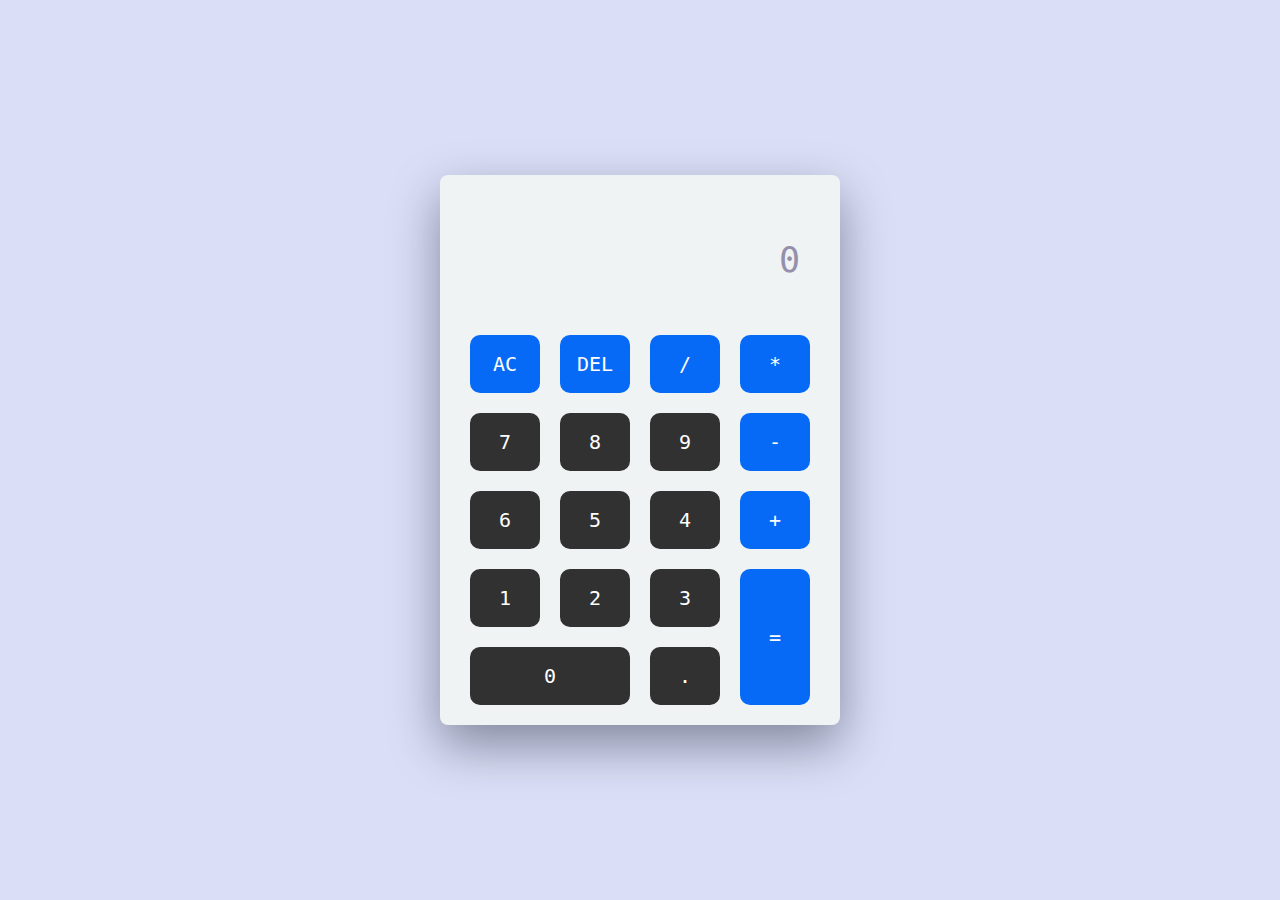
<file: calculator/calculator.html>
<!DOCTYPE html>
<html lang="en">
  <head>
    <meta charset="utf-8" />
    <meta name="viewport" content="width=device-width, initial-scale=1.0" />
    <title>Calculator</title>
    <!-- Stylesheet -->
    <link rel="stylesheet" href="calculator.css" />
  </head>
  <body>
    <div class="calculator">
      <div class="display">
        <input type="text" placeholder="0" id="input" disabled />
      </div>
      <div class="buttons">
        <!-- Full Erase -->
        <button value="AC" id="clear" class="operation-button" >AC</button>
        <!-- Erase Single Value -->
        <button value="DEL" id="erase" class="operation-button" >DEL</button>
        <button value="/" class="operation-button button">/</button>
        <button value="*" class="operation-button button" >*</button>

        <button value="7" class="digit-button button" />7</button>
        <button value="8" class="digit-button button" />8</button>
        <button value="9" class="digit-button button" />9</button>
        <button value="-" class="operation-button button" />-</button>

        <button value="6" class="digit-button button" />6</button>
        <button value="5" class="digit-button button" />5</button>
        <button value="4" class="digit-button button" />4</button>
        <button value="+" class="operation-button button" />+</button>

        <button value="1" class="digit-button button" />1</button>
        <button value="2" class="digit-button button" />2</button>
        <button value="3" class="digit-button button" />3</button>

        <button value="=" id="equal" class="operation-button" />=</button>
        <button value="0" class="digit-button button" id="zero" />0</button>
        <button value="." class="digit-button button" />.</button>
      </div>
    </div>
    <!-- Script -->
    <script src="calculator.js"></script>
  </body>
</html>
</file>
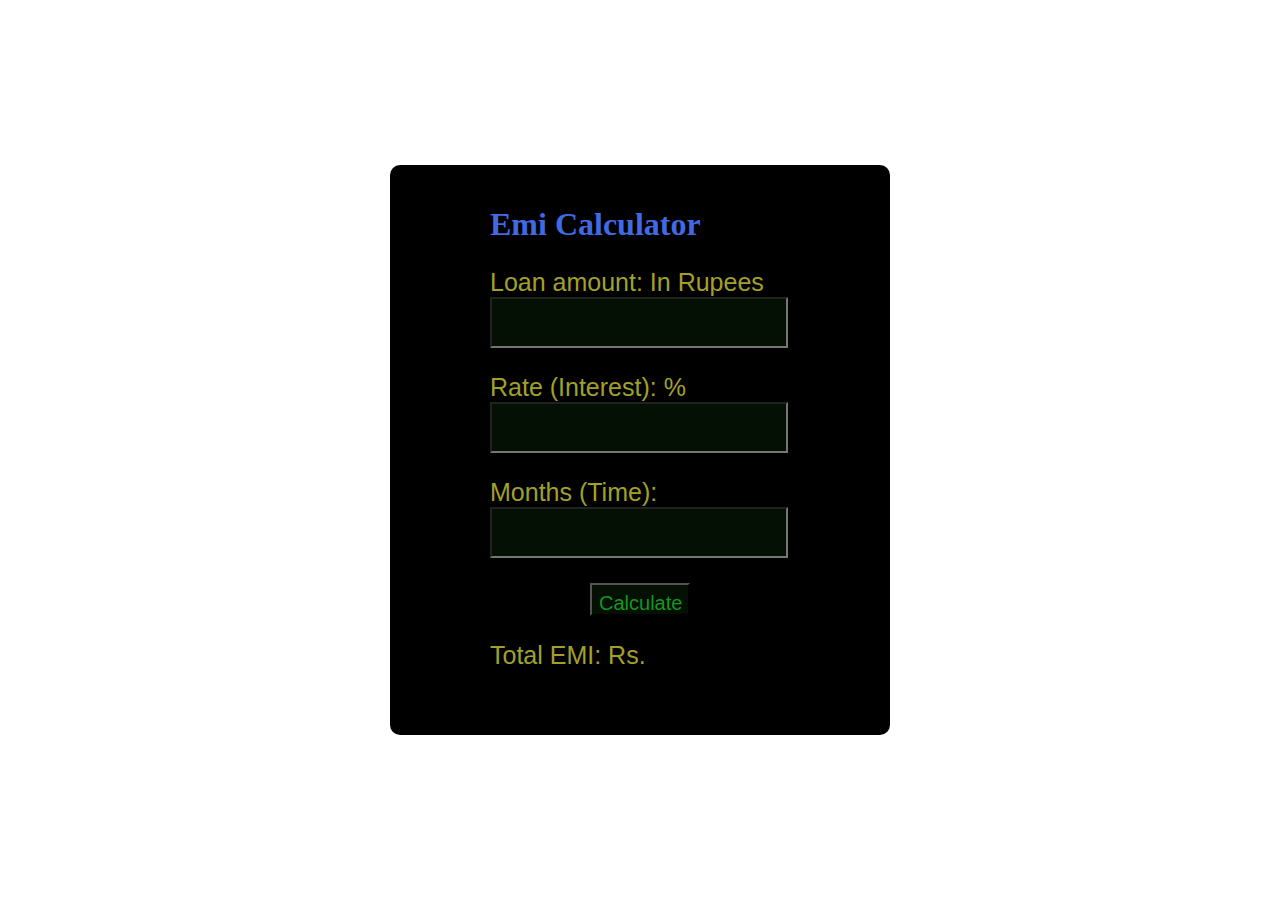
<file: emi/emi.html>
<!DOCTYPE html>
<html>
<head>
   <title>Loan calculator</title>
   <style>
      .Loan_calcualtor{
         width: 400px;
         height: 550px;
         background-color: black;
         position: absolute;
         left: 50%;
         top: 50%;
         transform: translateX(-50%) translateY(-50%);
         padding: 20px 0px 0px 100px;
         border-radius: 10px;
         color: rgb(192, 195, 31);
      }
      p{
         color: rgb(162, 160, 40);
         font-size: 25px;
         font-family: sans-serif;
      }
      h1{
         color: royalblue;
      }
      input{
         height: 33px;
         width: 70%;
         background-color: rgb(3, 16, 3);
         font-size: 20px;
         color: white;
         padding: 7px;
      }
      #calculate_op{
         color: rgb(23, 148, 35);
         font-size: 20px;
         width: 100px;
         align-content: center;
         margin-left:100px;
         cursor: pointer;
      }
   </style>
</head>
<body>
   <div class="Loan_calcualtor">
      <h1>Emi Calculator </h1>
      <p>Loan amount: In Rupees
         <input type="number" id="amount">
      </p>
      <p>Rate (Interest): %
         <input step=".1" id="rate" >
      </p>
      <p>Months (Time):
         <input type="number" id="time">
      </p>
         <input type="button" value="Calculate" id="calculate_op" onclick="calculate()">
      <p>Total EMI: Rs.
         <span style="font-weight: 20px; color: white;" id="output"></span>
      </p>
   </div>
   <script>
      function calculate(){
         amount=document.getElementById('amount').value
         rate=document.getElementById('rate').value
         time=document.getElementById('time').value
         const interest = (amount * (rate * 0.01)) / time;
         let emi = ((amount / time) + interest).toFixed(2);
         emi = emi.toString().replace(/\B(?=(\d{3})+(?!\d))/g, ",");
         document.getElementById("output").innerHTML=emi
      }
   </script>
</body>
</html>
</file>
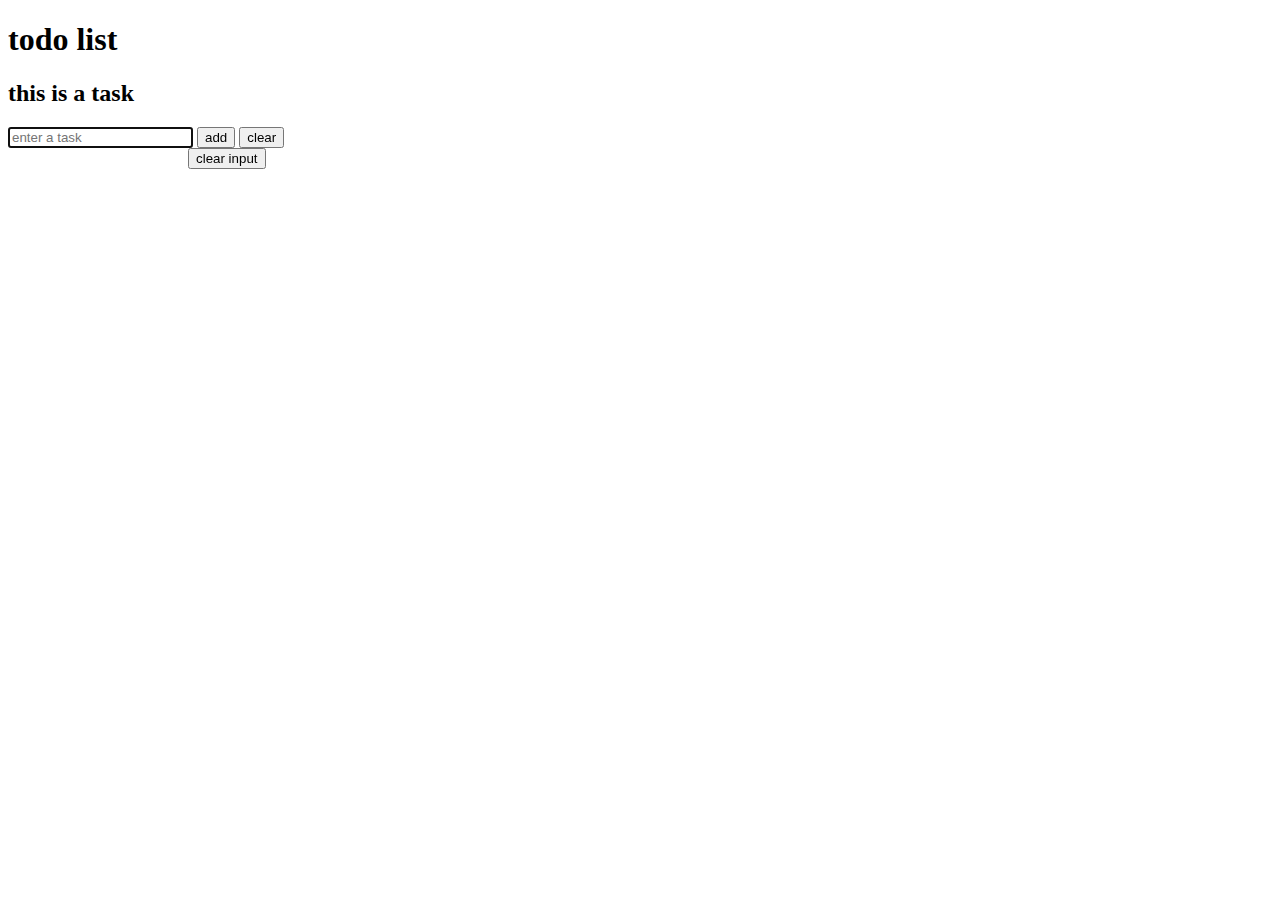
<file: todo/todo.html>
<!DOCTYPE html>
<html lang="en">
<head>
  <meta charset="UTF-8">
  <meta http-equiv="X-UA-Compatible" content="IE=edge">
  <meta name="viewport" content="width=device-width, initial-scale=1.0">
  <title>Document</title>
  <script async defer src="todo.js"></script>
  <link rel="stylesheet" href="todo.css">
</head>
<body>
<h1> todo list </h1>
<h2> this is a task </h2>
<div>
<input id="inp" type="text" placeholder="enter a task">
<button id="bt1"> add </button>
<button id="bt2"> clear </button><br>
&emsp;&emsp;&emsp;&emsp;&emsp;&emsp;&emsp;&emsp;&emsp;&emsp;&emsp;
<button id="bt3"> clear input </button>
</div>
<!--
<ul id="lists">

</ul>
-->
 <div>
            
      <ul id="tasks"></ul>
    </div>

</body>
</html>
</file>
<file: calculator/calculator.css>
* {
    padding: 0;
    margin: 0;
    box-sizing: border-box;
    font-family: "Roboto Mono", monospace;
  }
  body {
    height: 100vh;
    background-color: #dadff7;
  }
  .calculator {
    width: 400px;
    background-color: #f0f3f4;
    padding: 50px 30px 20px 30px;
    position: absolute;
    transform: translate(-50%, -50%);
    top: 50%;
    left: 50%;
    border-radius: 8px;
    box-shadow: 0 20px 50px rgba(0, 5, 24, 0.4);
  }
  .display {
    width: 100%;
  }
  .display input {
    width: 100%;
    padding: 15px 10px;
    text-align: right;
    border: none;
    background-color: transparent;
    color: #1b1717;
    font-size: 35px;
  }
  .display input::placeholder {
    color: #9490ac;
  }
  
  .buttons {
    display: grid;
    grid-template-columns: repeat(4, 1fr);
    grid-gap: 20px;
    margin-top: 40px;
  }
  button {
    font-size: 20px;
    padding: 17px;
    border: none;
    /* background-color: #f69906; */
    color: #ffffff;
    cursor: pointer;
    border-radius: 5px;
    border-radius: 10px;
  }
  
  button#equal {
    grid-row: span 2;
    /* background-color: #f9544c; */
  }
  button#zero {
    grid-column: span 2;
  }
  
  .operation-button {
    background-color: #066af6;
  }
  
  .operation-button:hover {
    background-color: #eef606db;
  }
  
  .digit-button {
    background-color: #313131;
  }
  
  .digit-button:hover {
    background-color: #313131a8;
  }
  
  .main {
    margin-top: 10%;
  }
  
  .brand {
    text-align: center;
    color: white;
  }
  a {
    color: white;
    font-weight: 800;
  }
  a:hover {
    color: #f69906;
  }
</file>
<file: todo/todo.css>
.task{
    border: 1px solid black;
    border-radius: 10px;
        display: grid;
        grid-template-columns: 1fr 1fr 1fr 45fr;
        grid-gap: 10px;
        align-items: baseline;
        width: 70%;
        margin:auto;
        margin-top: 5px;
}
.checkbox{
    width:15px;
    height:15px;
    margin-left: 10px;
}
li{
    text-decoration: none;
    list-style: none;
    font-size: larger;
    padding: 4px;
}
.no{
    font-size: x-large;
    text-align: center;
}
.lists{
    margin-top: 5px;
}
</file>
